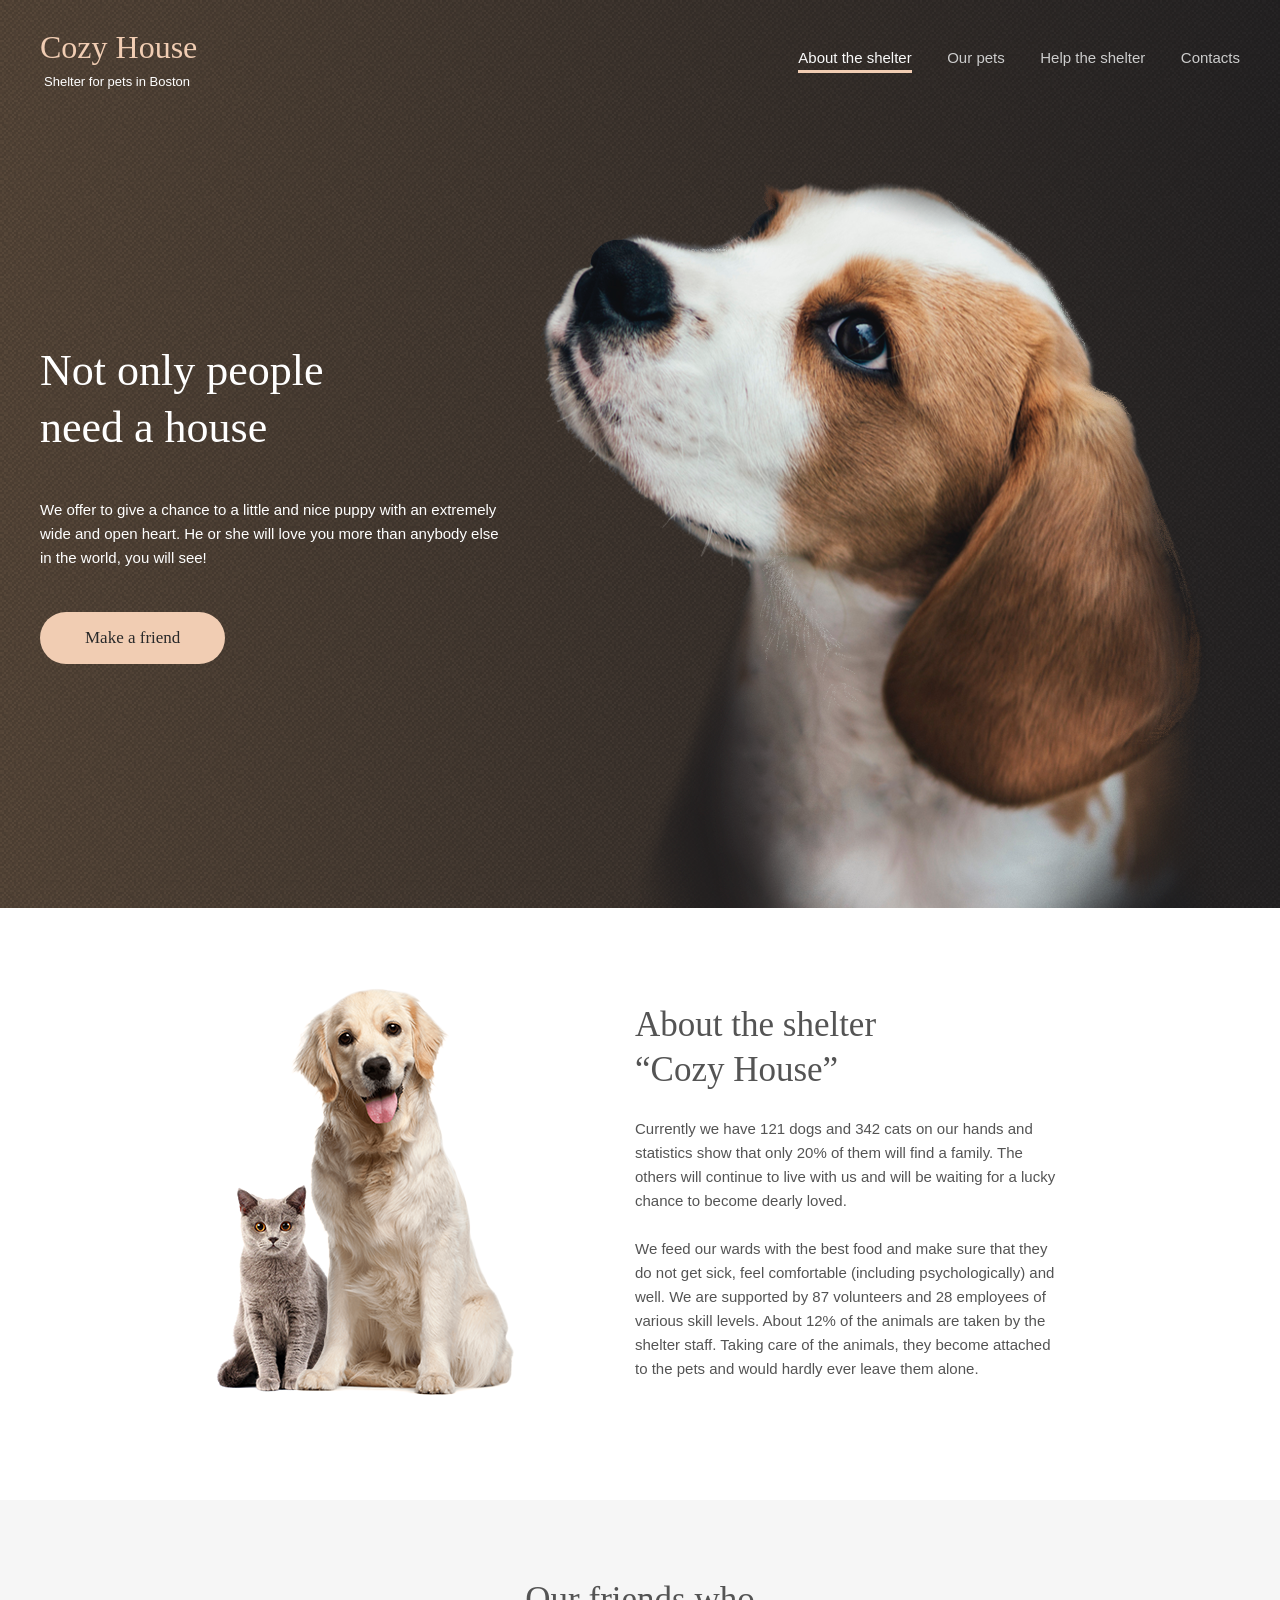
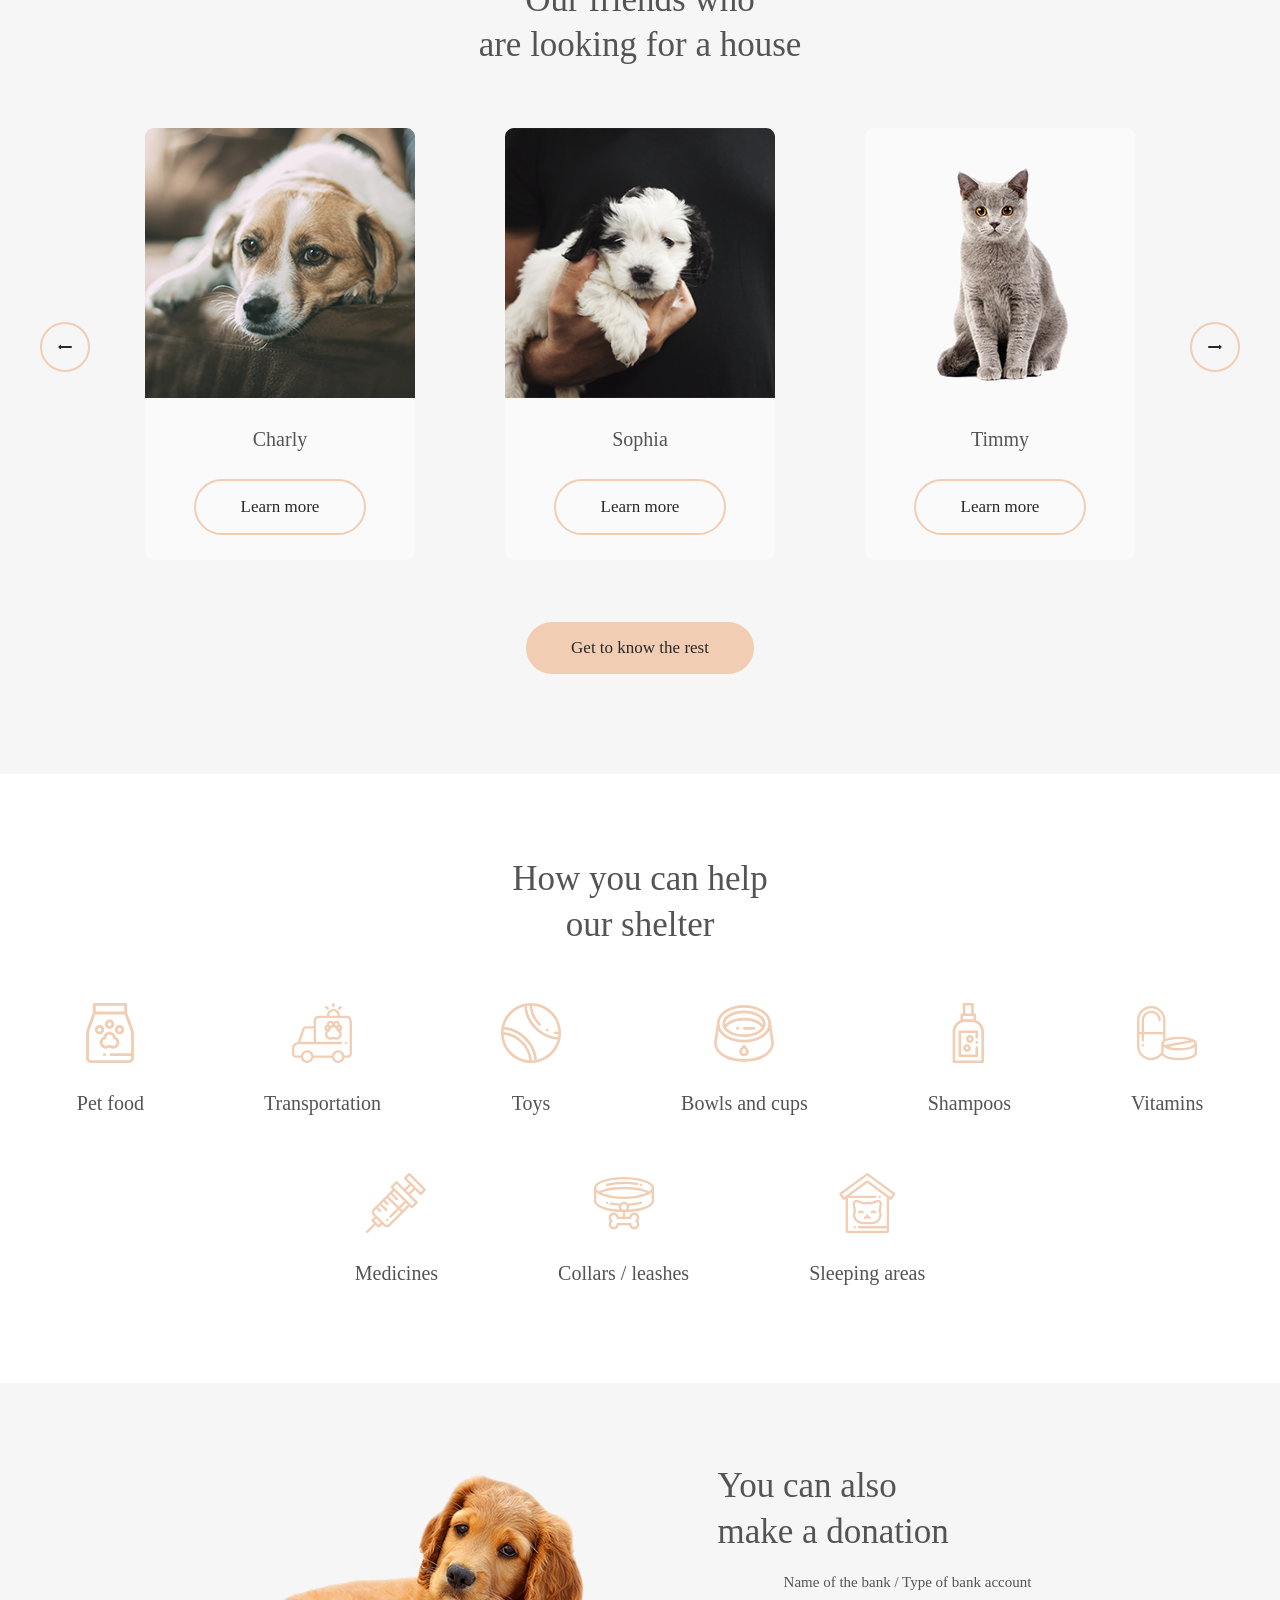
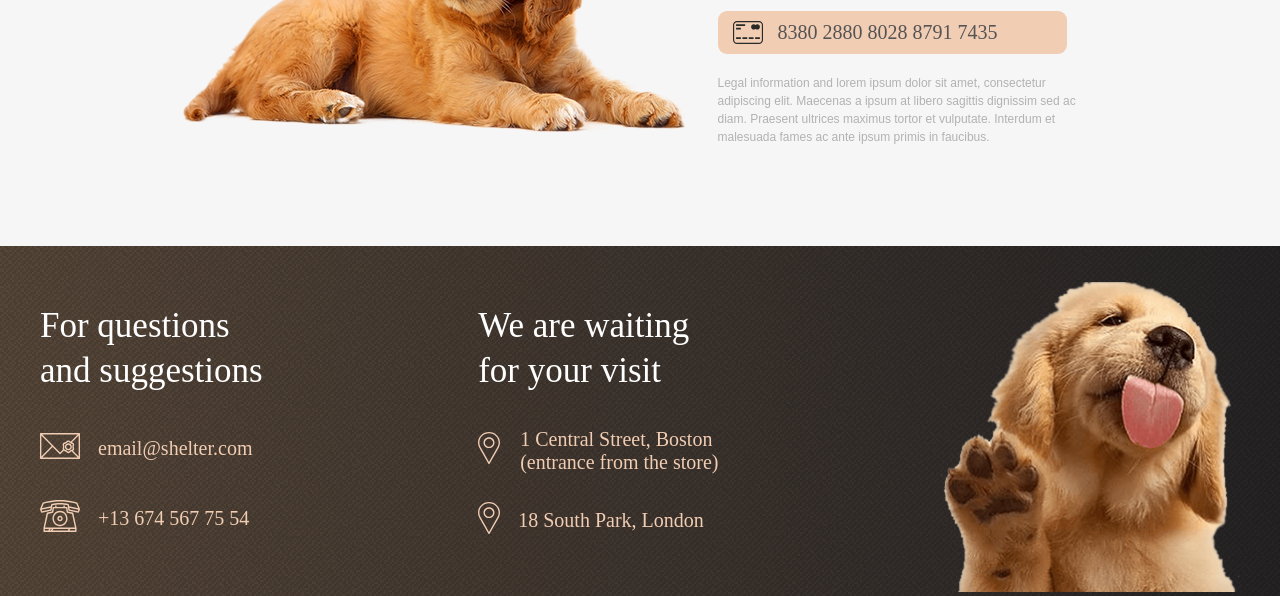
<file: shelter/index.html>
<!doctype html>
<html lang="en">
  <head>
    <meta charset="UTF-8">
    <meta name="viewport" content="width=device-width, initial-scale=1.0">
    <link href="https://fonts.cdnfonts.com/css/georgia" rel="stylesheet">
    <link rel="stylesheet" href="style.css">
    <link rel="icon" type="image/png" href="./assets/favicon.ico">
    <title>Shelter</title>
  </head>
  <body >
    <main>
      <div class="into">
        <header class="header">
          <div class="overlay"></div>
          <div class="header_container">
            <div class="logo">
              <h1>Cozy House</h1>
              <p>Shelter for pets in Boston</p>
            </div>
            <div class="menu" id="menu">
              <nav class="nav_menu">
                <ul class="ul_menu">
                  <li class="first"><a href="#">About the shelter</a></li>
                  <li><a href="pets.html">Our pets</a></li>
                  <li><a href="#help">Help the shelter</a></li>
                  <li><a href="#footer">Contacts</a></li>
                </ul>
              </nav>
            </div>
            <button class="burger_menu" id="burger">
              <span class="burger_menu_span"></span>
              <span class="burger_menu_span"></span>
              <span class="burger_menu_span"></span>
            </button>
          </div>
        </header>
        <section class="not_only">
          <div class="start_screen_container">
            <div class="start_screen_text">
              <h2 class="start_screen_title">
                Not only people<br>
                need a house
              </h2>
              <p class="start_text">
                We offer to give a chance to a little and nice puppy with an
                extremely wide and open heart. He or she will love you more than
                anybody else in the world, you will see!
              </p>
              <a href="pets.html#pets" class="start_screen_button">Make a friend</a>
            </div>
            <div class="start_screen_images">
              <img src="assets/start-screen-puppy.svg" alt="screen-puppy">
            </div>
          </div>
        </section>
      </div>
      <section class="about">
        <div class="about_container">
          <div class="about_images">
            <img src="assets/about-pets.png" alt="about-pets">
          </div>
          <div class="about-content">
            <h3 class="about-title">
              About the shelter <br>
              “Cozy House”
            </h3>
            <p class="about-text">
              Currently we have 121 dogs and 342 cats on our hands and
              statistics show that only 20% of them will find a family. The
              others will continue to live with us and will be waiting for a
              lucky chance to become dearly loved.
            </p>
            <p class="about-text">
              We feed our wards with the best food and make sure that they do
              not get sick, feel comfortable (including psychologically) and
              well. We are supported by 87 volunteers and 28 employees of
              various skill levels. About 12% of the animals are taken by the
              shelter staff. Taking care of the animals, they become attached to
              the pets and would hardly ever leave them alone.
            </p>
          </div>
        </div>
      </section>
      <section class="pets">
        <div class="pets_container">
          <h3 class="pets_title">
            Our friends who <br>are looking for a house
          </h3>
          <div class="slider_arrow">
            <div class="btn-left arrow">
              <img class="arrow-left" src="assets/arrow-left.svg" alt="arrow-left">
            </div>
            <div class="slider-container">
            <div class="card_container">
              <div class="card">
                <div class="card_img">
                  <img src="assets/pets-katrine.png" alt="katrine">
                </div>
                <h4 class="pets_name">Katrine</h4>
                <div class="slider_button">Learn more</div>
              </div>
              <div class="card">
                <div class="card_img">
                  <img src="assets/pets-katrine.png" alt="katrine">
                </div>
                <h4 class="pets_name">Katrine</h4>
                <div class="slider_button">Learn more</div>
              </div>
              <div class="card">
                <div class="card_img">
                  <img src="assets/pets-katrine.png" alt="katrine">
                </div>
                <h4 class="pets_name">Katrine</h4>
                <div class="slider_button">Learn more</div>
              </div>
              <div class="card">
                <div class="card_img">
                  <img src="assets/pets-katrine.png" alt="katrine">
                </div>
                <h4 class="pets_name">Katrine</h4>
                <div class="slider_button">Learn more</div>
              </div>
              <div class="card second_card ">
                <div class="card_img">
                  <img src="assets/pets-jennifer.png" alt="jennifer">
                </div>
                <h4>Jennifer</h4>
                <div class="slider_button">Learn more</div>
              </div>
              <div class="card third_card">
                <div class="card_img">
                  <img src="assets/pets-woody.png" alt="woody">
                </div>
                <h4>Woody</h4>
                <div class="slider_button">Learn more</div>
              </div>
              <div class="card">
                <div class="card_img">
                  <img src="assets/pets-katrine.png" alt="katrine">
                </div>
                <h4 class="pets_name">Katrine</h4>
                <div class="slider_button">Learn more</div>
              </div>
              <div class="card">
                <div class="card_img">
                  <img src="assets/pets-katrine.png" alt="katrine">
                </div>
                <h4 class="pets_name">Katrine</h4>
                <div class="slider_button">Learn more</div>
              </div>
              <div class="card">
                <div class="card_img">
                  <img src="assets/pets-katrine.png" alt="katrine">
                </div>
                <h4 class="pets_name">Katrine</h4>
                <div class="slider_button">Learn more</div>
              </div>
            </div>
            </div>
            <div class="btn-right arrow">
              <img class="arrow-right" src="assets/arrow-right.png" alt="arrow-left">
            </div>
          </div>
          <div class="button_pets">
          <a class="button_primary"  href="pets.html#pets">Get to know the rest</a>
          </div>
        </div>
      </section>
      <section id="help" class="help">
        <div class="help_container">
          <h3 class="help_title">
            How you can help<br>
            our shelter
          </h3>
          <div class="help_list">
            <div class="help_list_item">
              <img src="assets/icon-pet-food.svg" alt="pet-food">
              <h4>Pet food</h4>
            </div>
            <div class="help_list_item">
              <img src="assets/icon-transportation.svg" alt="Transportation">
              <h4>Transportation</h4>
            </div>
            <div class="help_list_item">
              <img src="assets/icon-toys.svg" alt="Toys">
              <h4>Toys</h4>
            </div>
            <div class="help_list_item">
              <img src="assets/icon-bowls-and-cups.svg" alt="Bowls_and_cups">
              <h4>Bowls and cups</h4>
            </div>
            <div class="help_list_item">
              <img src="assets/icon-shampoos.svg" alt="Shampoos">
              <h4>Shampoos</h4>
            </div>
            <div class="help_list_item">
              <img src="assets/icon-vitamins.svg" alt="Vitamins">
              <h4>Vitamins</h4>
            </div>
            <div class="help_list_item">
              <img src="assets/icon-medicines.svg" alt="Medicines">
              <h4>Medicines</h4>
            </div>
            <div class="help_list_item">
              <img
                src="assets/icon-collars-leashes.svg" alt="Collars_leashes">
              <h4>Collars / leashes</h4>
            </div>
            <div class="help_list_item">
              <img src="assets/icon-sleeping-area.svg" alt="Sleeping_areas">
              <h4>Sleeping areas</h4>
            </div>
          </div>
        </div>
      </section>
      <section class="in_addition">
        <div class="donation_container">
          <div class="donation_image">
            <img src="assets/donation-dog.png" alt="donation-dog">
          </div>
          <div class="donation_content">
            <h3 class="donation_title">
              You can also<br>
              make a donation
            </h3>
            <h4>Name of the bank / Type of bank account</h4>
            <div class="credit_card_content">
              <img src="assets/credit-card.svg" alt="credit-card">
              <div class="credit_card_number">8380 2880 8028 8791 7435</div>
            </div>
            <p class="donation_text">
              Legal information and lorem ipsum dolor sit amet, consectetur
              adipiscing elit. Maecenas a ipsum at libero sagittis dignissim sed
              ac diam. Praesent ultrices maximus tortor et vulputate. Interdum
              et malesuada fames ac ante ipsum primis in faucibus.
            </p>
          </div>
        </div>
      </section>
      <div class="into">
     <footer id="footer" class="footer">
        <div class="footer_container">
          <div class="footer_content">
            <div class="footer_contacts">
              <h3 class="footer_contacts_title">
                For questions <br class="desktop-only">and suggestions
              </h3>
              <div class="footer_contacts_email">

                <a  href="mailto:email@shelter.com"><img src="assets/icon-email.svg" alt="email"></a>
                <a class="footer_h5"  href="mailto:email@shelter.com">email@shelter.com</a>
              </div>
              <div class="footer_contacts_tell">
                <a  href="tel:+136745677554"><img src="assets/icon-phone.svg" alt="phone"></a>
                <a  href="tel:+136745677554" class="footer_h5 tell">+13 674 567 75 54</a>
              </div>
            </div>
            <div class="footer_locations">
              <h3 class="footer_locations_title">
                We are waiting<br class="desktop-only">
                for<br class="mobile-only"> your visit
              </h3>
              <div class="footer_locations_place second">
                <a href="https://maps.app.goo.gl/DbrBWpfn3ZMRmpNb6"><img  src="assets/icon-marker.svg" alt="marker"></a>
                <a class="footer_central" href="https://maps.app.goo.gl/DbrBWpfn3ZMRmpNb6">1 Central Street, Boston <br>(entrance from the store)</a>
              </div>
              <div class="footer_locations_place second_two ">
                <a href="https://maps.app.goo.gl/Y8TNkfjM19VFKskY9"><img src="assets/icon-marker.svg" alt="marker"></a>
                <a class="footer_h5" href="https://maps.app.goo.gl/Y8TNkfjM19VFKskY9">18 South Park, London </a>
              </div>
            </div>
            <div class="footer_puppy">
              <img src="assets/footer-puppy.png" alt="footer-puppy">
            </div>
          </div>
        </div>
      </footer>
      </div>
    </main>
    <script defer src="index.js" ></script>
    <script type="module" defer src="slider.js" ></script>
  </body>
</html>
</file>
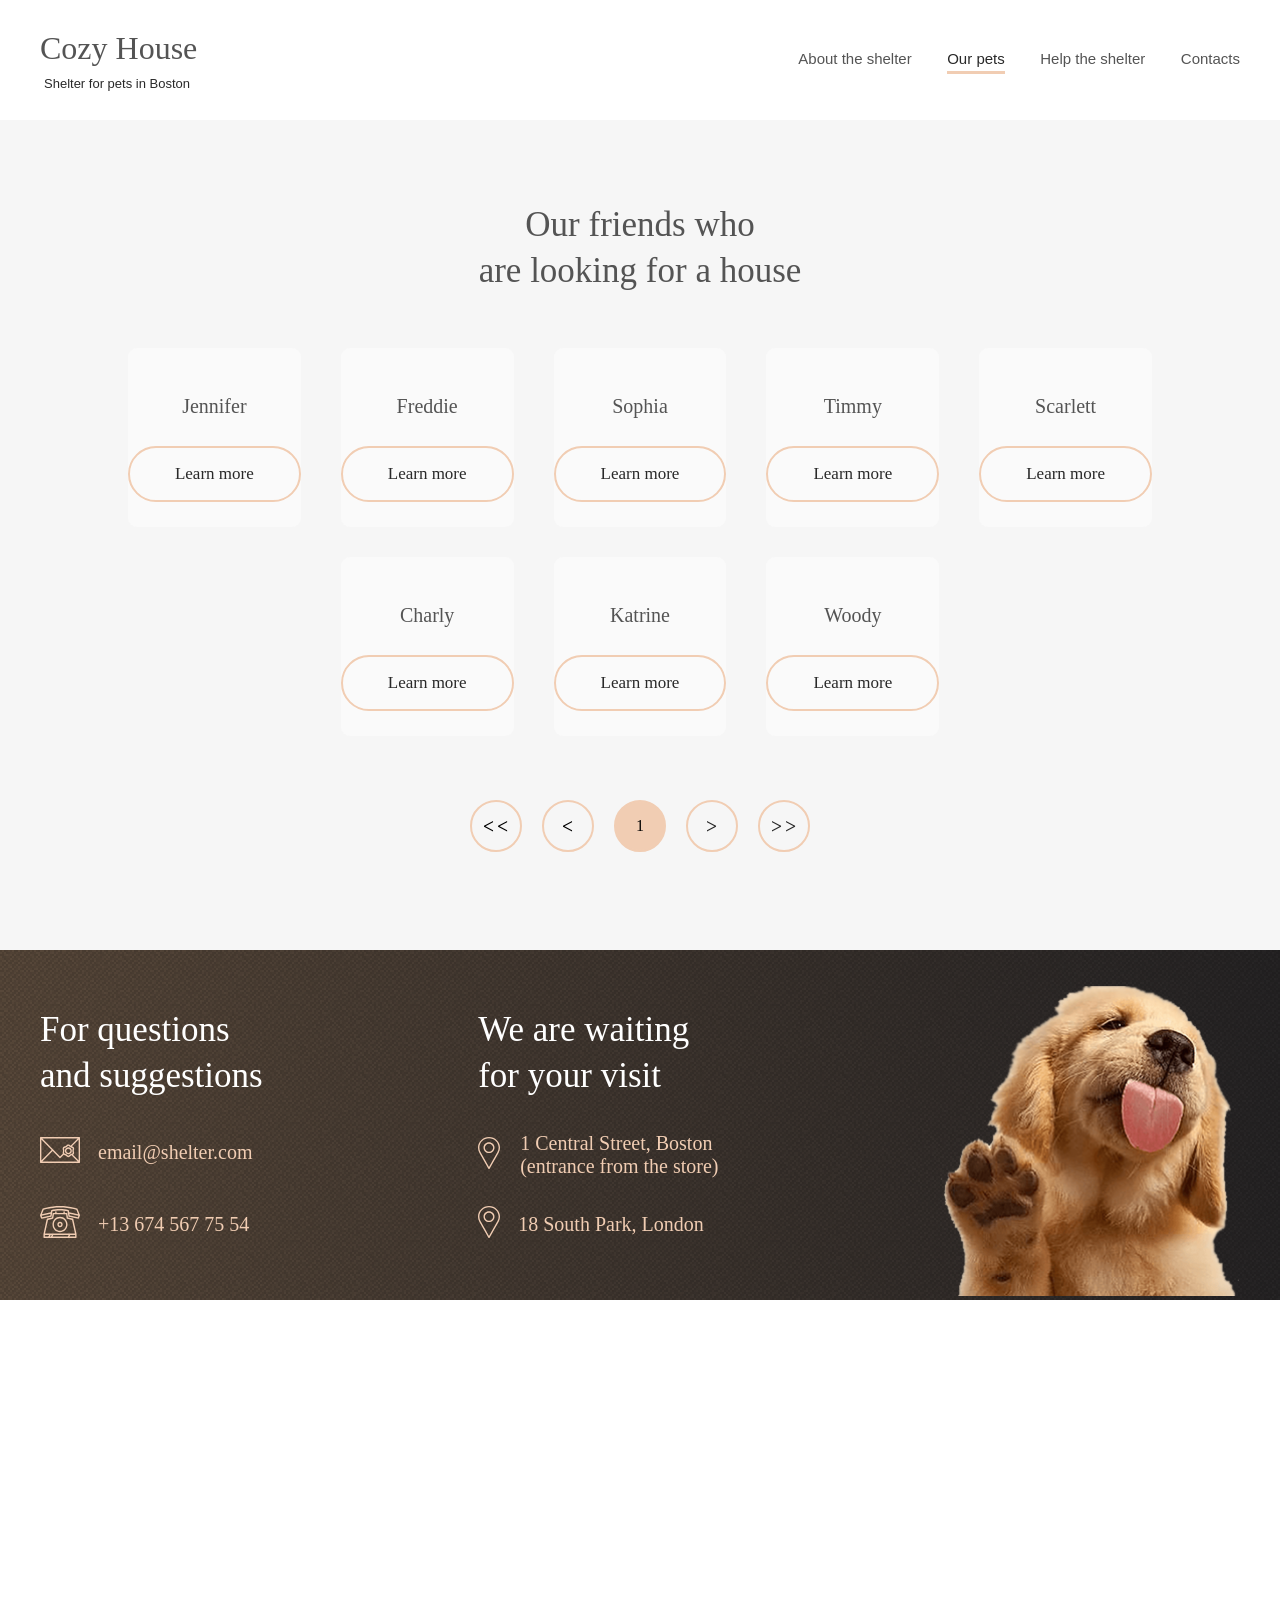
<file: shelter/pets.html>
<!doctype html>
<html lang="en">
  <head>
    <meta charset="UTF-8" />
    <meta name="viewport" content="width=device-width, initial-scale=1.0" />
    <link rel="stylesheet" href="pets.css" />
    <link rel="icon" type="image/ico" href="assets/favicon1.ico" />
    <title>Our pets</title>
  </head>
  <body>
    <header class="">
      <div class="overlay"></div>
      <div class="header_container header">
        <div class="logo">
          <h1><a href="index.html">Cozy House</a></h1>
          <p>Shelter for pets in Boston</p>
        </div>
        <div class="menu">
          <nav class="nav_menu">
            <ul class="ul_menu">
              <li><a href="index.html">About the shelter</a></li>
              <li class="first"><a href="#">Our pets</a></li>
              <li><a href="index.html#help">Help the shelter</a></li>
              <li><a href="#footer">Contacts</a></li>
            </ul>
          </nav>
        </div>
        <div class="burger_menu" id="burger">
          <span class="burger_menu_span"></span>
          <span class="burger_menu_span"></span>
          <span class="burger_menu_span"></span>
        </div>
      </div>
    </header>
    <section id="pets" class="our_friends">
      <div class="pets_container">
        <h2 class="pets_title">
          Our friends who<br />
          are looking for a house
        </h2>
        <div class="card_container">
          <div class="card">
            <div class="card_img">
              <img src="assets/pets-katrine.png" alt="katrine" />
            </div>
            <h3>Katrine</h3>
            <div class="slider_button">Learn more</div>
          </div>
          <div class="card">
            <div class="card_img">
              <img src="assets/pets-jennifer.png" alt="jennifer" />
            </div>
            <h3>Jennifer</h3>
            <div class="slider_button">Learn more</div>
          </div>
          <div class="card">
            <div class="card_img">
              <img src="assets/pets-woody.png" alt="woody" />
            </div>
            <h3>Woody</h3>
            <div class="slider_button">Learn more</div>
          </div>
          <div class="card third_card">
            <div class="card_img">
              <img src="assets/pets-sophia.png" alt="sophia" />
            </div>
            <h3>Sophia</h3>
            <div class="slider_button">Learn more</div>
          </div>
          <div class="card third_card">
            <div class="card_img">
              <img src="assets/pets-timmy.png" alt="timmy" />
            </div>
            <h3>Timmy</h3>
            <div class="slider_button">Learn more</div>
          </div>
          <div class="card third_card">
            <div class="card_img">
              <img src="assets/pets-charly.png" alt="charly" />
            </div>
            <h3>Charly</h3>
            <div class="slider_button">Learn more</div>
          </div>
          <div class="card second_card">
            <div class="card_img">
              <img src="assets/pets-scarlet.png" alt="scarlet" />
            </div>
            <h3>Scarlett</h3>
            <div class="slider_button">Learn more</div>
          </div>
          <div class="card second_card">
            <div class="card_img">
              <img src="assets/pets-freddie.png" alt="freddie" />
            </div>
            <h3>Freddie</h3>
            <div class="slider_button">Learn more</div>
          </div>
        </div>
        <div class="navigation">
          <div class="button_paginator_inactive_two">
            <svg
              width="24"
              height="11"
              viewBox="0 0 24 11"
              fill="none"
              xmlns="http://www.w3.org/2000/svg"
            >
              <path
                d="M9.0333 10.498L9.72748e-05 5.80078V4.69727L9.0333 0V1.33789L1.52353 5.24414L9.0333 9.16016V10.498ZM23.1044 10.498L14.0712 5.80078V4.69727L23.1044 0V1.33789L15.5946 5.24414L23.1044 9.16016V10.498Z"
                fill="#000000"
              />
            </svg>
          </div>
          <div class="button_paginator_inactive">
            <svg
              width="10"
              height="11"
              viewBox="0 0 10 11"
              fill="#ffffff"
              xmlns="http://www.w3.org/2000/svg"
            >
              <path
                d="M9.0332 10.498L0 5.80078V4.69727L9.0332 0V1.33789L1.52344 5.24414L9.0332 9.16016V10.498Z"
                fill="#000000"
              />
            </svg>
          </div>
          <div class="button_paginator_active">1</div>
          <div class="button_paginator_next">
            <img src="assets/right_arrow.svg" alt="right_arrow" />
          </div>
          <div class="button_paginator_all">
            <img src="assets/double_arrow.svg" alt="double_arrow" />
          </div>
        </div>
      </div>
    </section>
    <div class="into">
      <footer id="footer" class="footer">
        <div class="footer_container">
          <div class="footer_content">
            <div class="footer_contacts">
              <h3 class="footer_contacts_title">
                For questions <br class="desktop-only" />and suggestions
              </h3>
              <div class="footer_contacts_email">
                <a href="mailto:email@shelter.com"
                  ><img src="assets/icon-email.svg" alt="email"
                /></a>
                <a class="footer_h5" href="mailto:email@shelter.com"
                  >email@shelter.com</a
                >
              </div>
              <div class="footer_contacts_tell">
                <a href="tel:+136745677554"
                  ><img src="assets/icon-phone.svg" alt="phone"
                /></a>
                <a href="tel:+136745677554" class="footer_h5 tell"
                  >+13 674 567 75 54</a
                >
              </div>
            </div>
            <div class="footer_locations">
              <h3 class="footer_locations_title">
                We are waiting<br class="desktop-only" />
                for<br class="mobile-only" />
                your visit
              </h3>
              <div class="footer_locations_place second">
                <a href="https://maps.app.goo.gl/DbrBWpfn3ZMRmpNb6"
                  ><img src="assets/icon-marker.svg" alt="marker"
                /></a>
                <a
                  class="footer_central"
                  href="https://maps.app.goo.gl/DbrBWpfn3ZMRmpNb6"
                  >1 Central Street, Boston <br />(entrance from the store)</a
                >
              </div>
              <div class="footer_locations_place second_two">
                <a href="https://maps.app.goo.gl/Y8TNkfjM19VFKskY9"
                  ><img src="assets/icon-marker.svg" alt="marker"
                /></a>
                <a
                  class="footer_h5"
                  href="https://maps.app.goo.gl/Y8TNkfjM19VFKskY9"
                  >18 South Park, London
                </a>
              </div>
            </div>
            <div class="footer_puppy">
              <img src="assets/footer-puppy.png" alt="footer-puppy" />
            </div>
          </div>
        </div>
      </footer>
    </div>
    <script defer src="pets.js"></script>
    <script type="module" defer src="pagination.js"></script>
  </body>
</html>
</file>
<file: shelter/style.css>
* {
  margin: 0;
  padding: 0;
  box-sizing: border-box;
  border: none;
}
html {
  scroll-behavior: smooth;
}
 body.open {
    overflow: hidden;
    
  }
.into {
  background:
    url(assets/noise_transparent@2x.png),
    linear-gradient(to right, #58483a, #262425);
}

.header_container {
  display: flex;
  justify-content: space-between;
  max-width: 1200px;
  margin: 0px auto;
  padding: 30px 0 91.7px 0;
  color: #f1cdb3;
}
.overlay {
  display: none;
}



.ul_menu {
  display: flex;
  gap: 35.5px;
  align-content: center;
}

.menu {
  align-content: center;
}
.burger_menu {
  display: none;
}

.first a {
  border-bottom: 3px solid #f1cdb3;
  cursor: default;
  color: #fafafa;
}

.ul_menu li {
  display: flex;
  text-decoration: none;
}

a {
  color: #cdcdcd;
  text-decoration: none;
  font-family: Arial, Helvetica, sans-serif;
  font-weight: 400;
  font-size: 15px;
  letter-spacing: 0px;
  line-height: 160%;
  transition: all 0.8s ease;
}
a:hover {
  color: #fafafa;
}
.footer_contacts_email {
  a:hover {
    color: #f1cdb3;
  }
}
.footer_contacts_tell {
  a:hover {
    color: #f1cdb3;
  }
}

.footer_locations {
  a:hover {
    color: #f1cdb3;
  }
}

.logo h1 {
  font-family: Georgia, "Times New Roman", Times, serif;
  font-weight: 400;
  font-size: 32px;
  letter-spacing: 6%;
  line-height: 110%;
  padding-bottom: 10px;
  transition: all 0.8s ease;
}
.logo h1:hover {
  color: #f6f6f6;
}

.logo {
  cursor: pointer;
}

.logo p {
  font-family: Arial, Helvetica, sans-serif;
  font-weight: 400;
  font-size: 13px;
  color: #ffffff;
  letter-spacing: 10%;
  line-height: 100%;
  padding-left: 4px;
  transition: all 0.8s ease;
}
.logo p:hover {
  color: #f6f6f6;
}

.start_screen_container {
  display: flex;
  align-items: center;
  max-width: 1200px;
  margin: 0px auto;
}

.start_screen_images {
  max-height: 728px;
  padding-left: 40px;
}

.start_screen_title {
  font-family: Georgia, "Times New Roman", Times, serif;
  font-weight: 400;
  font-size: 44px;
  color: #ffffff;
  letter-spacing: 0%;
  line-height: 130%;
  padding-bottom: 42px;
}

.start_screen_text {
  display: flex;
  flex-direction: column;
  align-items: start;
  font-family: Arial, Helvetica, sans-serif;
  font-weight: 400;
  font-size: 15px;
  color: #ffffff;
  letter-spacing: 0%;
  line-height: 160%;
  padding-bottom: 42px;
  max-width: 460px;
}

.start_screen_button {
  padding: 15px 45px;
  cursor: pointer;
  transition: all 0.8s ease;
  border-radius: 100px;
  margin-bottom: 40px;
  margin-top: 20px;
  background-color: #f1cdb3;
}
.start_screen_button {
  color: #292929;
  font-family: Georgia, "Times New Roman", Times, serif;
  font-weight: 400;
  font-size: 17px;
  letter-spacing: 6%;
  line-height: 130%;
}
.start_screen_button:hover {
  background-color: #fddcc4;
  color: #292929;
}

.start_text {
  padding-bottom: 22px;
}

.about_container {
  max-width: 1200px;
  margin: 0 auto;
  display: flex;
  justify-content: center;
  gap: 120px;
  padding-top: 80px;
  padding-bottom: 100px;
}

.about-title {
  padding-top: 14px;
}

h3 {
  font-family: Georgia, "Times New Roman", Times, serif;
  font-weight: 400;
  letter-spacing: 6%;
  font-size: 35px;
  line-height: 130%;
  color: #545454;
}

.about-text {
  font-family: Arial, Helvetica, sans-serif;
  font-weight: 400;
  letter-spacing: 0%;
  font-size: 15px;
  color: #545454;
  line-height: 160%;
}

.about-content {
  display: flex;
  flex-direction: column;
  max-width: 430px;
  gap: 24px;
}

.pets_title {
  padding-top: 77px;
  text-align: center;
  padding-bottom: 60px;
}

.arrow-left {
  padding: 20px 16px;
  border: 2px solid #f1cdb3;
  border-radius: 50px;
  cursor: pointer;
  transition: all 0.8s ease;
}
.arrow-right {
  padding: 20px 16px;
  border: 2px solid #f1cdb3;
  border-radius: 50px;
  cursor: pointer;
  transition: all 0.8s ease;
}
.arrow-left:hover {
  background-color: #fddcc4;
  border: 2px solid #fddcc4;
}
.arrow-right:hover {
  background-color: #fddcc4;
  border: 2px solid #fddcc4;
}
.slider-container {
  overflow: hidden;
}

.card_container {
  display: flex;
  justify-content: center;
  gap: 90px;
  align-items: center;
  
}
.pets {
  background-color: #f6f6f6;
}

.pets_container {
  max-width: 1200px;
  margin: 0 auto;
  background-color: #f6f6f6;
}

.card {
  display: flex;
  flex-direction: column;
  align-items: center;
  padding-bottom: 0px;
  border-radius: 9px;
  transition:
    background-color 2s,
    box-shadow 2s;
  cursor: pointer;
  background-color: #fafafa;
  cursor: pointer;
}

h4 {
  font-family: Georgia, "Times New Roman", Times, serif;
  font-weight: 400;
  letter-spacing: 6%;
  font-size: 20px;
  color: #545454;
  line-height: 100%;
  padding-bottom: 30px;
  text-align: center;
}

.card_img {
  padding-bottom: 27px;
}

.slider_button {
  font-family: Georgia, "Times New Roman", Times, serif;
  font-weight: 400;
  letter-spacing: 6%;
  font-size: 17px;
  color: #292929;
  line-height: 130%;
  padding: 15px 45px;
  border: 2px solid #f1cdb3;
  border-radius: 100px;
  margin-bottom: 25px;
  transition: all 0.8s ease;
  text-align: center;
}
.card:hover {
  box-shadow: 0 2px 35px 14px rgba(13, 13, 13, 0.1);
  transition: all 0.8s ease;
  .slider_button {
    background-color: #fddcc4;
    border: 2px solid #fddcc4;
  }
}
.card:active {
  .slider_button {
    background-color: #fafafa;
    border: 2px solid #fddcc4;
    transform: translateY(2px);
    transition: all 0.8s ease;
  }
}
.button_pets {
  display: flex;
}

.button_primary {
  padding: 15px 45px;
  transition: all 0.8s ease;
  border-radius: 100px;
  text-align: center;
  margin: 62px auto 100px;

  cursor: pointer;

  background-color: #f1cdb3;
}
.button_primary {
  color: #292929;
  font-family: Georgia, "Times New Roman", Times, serif;
  font-weight: 400;
  letter-spacing: 6%;
  font-size: 17px;
  line-height: 130%;
}
.button_primary:hover {
  background-color: #fddcc4;
  color: #292929;
}

.slider_arrow {
  display: flex;
  align-items: center;
  justify-content: space-between;
}

.arrow {
  padding-top: 10px;
}

.help_title {
  padding-top: 82px;
  text-align: center;
  padding-bottom: 56px;
}

.help_list {
  display: flex;
  flex-wrap: wrap;
  gap: 30px 120px;
  justify-content: center;
  /* max-height: 281px; */
  margin-bottom: 70px;
}

.help_container {
  max-width: 1200px;
  margin: 0 auto;
}

.help_list_item {
  display: flex;
  flex-direction: column;
  align-items: center;
  gap: 30px;
}

h5 {
  font-family: Georgia, "Times New Roman", Times, serif;
  font-weight: 400;
  letter-spacing: 6%;
  font-size: 20px;
  color: #545454;
  line-height: 115%;
}
.in_addition {
  background-color: #f6f6f6;
}

.donation_container {
  max-width: 1200px;
  margin: 0 auto;
  display: flex;
  justify-content: center;
  padding-top: 80px;
}

.donation_content {
  display: flex;
  flex-direction: column;
  padding-left: 30px;
  padding-bottom: 100px;
}

.credit_card_content {
  display: flex;
  background-color: #f1cdb3;
  padding: 10px 5px 10px 15px;
  margin-bottom: 20px;
  width: 349px;
  border-radius: 9px;
  cursor: pointer;
  transition: all 0.8s ease;
}
.credit_card_content:hover {
  background-color: #fddcc4;
}

.donation_text {
  max-width: 380px;
  font-family: Arial, Helvetica, sans-serif;
  font-weight: 400;
  letter-spacing: 0%;
  font-size: 12px;
  color: #b2b2b2;
  line-height: 18px;
}

.credit_card_number {
  font-family: Georgia, "Times New Roman", Times, serif;
  font-weight: 400;
  letter-spacing: 6%;
  font-size: 20px;
  color: #545454;
  line-height: 115%;
  padding-left: 15px;
}

.donation_content h4 {
  font-family: Georgia, "Times New Roman", Times, serif;
  font-weight: 400;
  letter-spacing: 6%;
  font-size: 15px;
  color: #545454;
  line-height: 110%;
  padding-bottom: 20px;
}

.donation_image {
  padding-top: 10px;
}

.donation_title {
  padding-bottom: 20px;
}

.footer_container {
  margin: 0 auto;
  max-width: 1200px;
  padding-top: 16px;
  padding-bottom: 0px;
}

.footer_content {
  display: flex;
  justify-content: space-between;
  padding-top: 20px;
}
.footer_locations_title {
  color: #ffffff;
}
.footer_contacts_title {
  color: #ffffff;
}
footer h5 {
  color: #f1cdb3;
}
.footer_contacts_email {
  display: flex;
  justify-content: start;
  align-items: center;
}
.footer_contacts_tell {
  display: flex;
  justify-content: start;
  align-items: center;
}

.footer_locations_place {
  display: flex;
  justify-content: start;
  align-items: center;
}
.footer_contacts_title {
  align-items: start;
  padding-bottom: 40px;
}
.footer_locations_title {
  padding-bottom: 33px;
}
.footer_locations_place {
  padding-bottom: 31px;
}
.footer_contacts_email {
  padding-bottom: 40px;
}
.footer_contacts_tell {
  padding-bottom: 40px;
}
.footer_locations {
  padding-right: 6px;
  padding-top: 21px;
}
.footer_h5 {
  padding-left: 20px;
}
.footer_central {
  padding-left: 20px;
}
.footer_contacts {
  padding-top: 21px;
}
h5 {
  font-family: Georgia, "Times New Roman", Times, serif;
  font-weight: 400;
  letter-spacing: 6%;
  font-size: 20px;
  color: #545454;
  line-height: 115%;
}
h3 {
  font-family: Georgia, "Times New Roman", Times, serif;
  font-weight: 400;
  letter-spacing: 6%;
  font-size: 35px;
  line-height: 130%;
  color: #545454;
  text-align: start;
}
.footer_contacts_title {
  text-align: start;
}
.footer_locations_title {
  text-align: start;
}

.first a {
  color: #fafafa;
  cursor: default;
  border-bottom: 3px solid #f1cdb3;
}

.footer_container {
  margin: 0 auto;
  max-width: 1200px;
  padding-top: 16px;
  padding-bottom: 0px;
}

.footer_content {
  display: flex;
  justify-content: space-between;
  padding-top: 20px;
}
.footer_locations_title {
  color: #ffffff;
}
.footer_contacts_title {
  color: #ffffff;
}
footer h5 {
  color: #f1cdb3;
}
.footer_contacts_email {
  display: flex;
  justify-content: start;
  align-items: center;
}
.footer_locations_place a {
  color: #f1cdb3;
  font-family: Georgia, "Times New Roman", Times, serif;
  font-weight: 400;
  letter-spacing: 6%;
  font-size: 20px;
  line-height: 115%;
}
.footer_contacts_email a {
  color: #f1cdb3;
  font-family: Georgia, "Times New Roman", Times, serif;
  font-weight: 400;
  letter-spacing: 6%;
  font-size: 20px;
  line-height: 115%;
}
.footer_contacts_tell a {
  color: #f1cdb3;
  font-family: Georgia, "Times New Roman", Times, serif;
  font-weight: 400;
  letter-spacing: 6%;
  font-size: 20px;
  line-height: 115%;
}

.footer_locations_place {
  display: flex;
  justify-content: start;
  align-items: center;
}

.footer_contacts_title {
  padding-bottom: 36px;
}
.footer_locations_title {
  padding-bottom: 34px;
}
.footer_locations_place {
  padding-bottom: 28px;
}
.footer_contacts_email {
  padding-bottom: 33px;
}
.footer_contacts_tell {
  padding-bottom: 33px;
}
.footer_locations {
  padding-right: 6px;
  padding-top: 21px;
}
.footer_h5 {
  padding-left: 18px;
}
.footer_central {
  padding-left: 20px;
}
.footer_contacts {
  padding-top: 21px;
}

.footer_contacts_email {
  a {
    color: #f1cdb3;
  }
}
.footer_contacts_tell {
  a {
    color: #f1cdb3;
  }
}
.footer_locations {
  a {
    color: #f1cdb3;
  }
}
.mobile-only {
  display: none;
}

@media (max-width: 1150px) {
  .start_screen_container {
    flex-direction: column;
    text-align: start;
    /* max-width: 569px; */
  }
  .header_container {
    max-width: 708px;
    padding: 30px 0 62px 0;
  }
  .start_screen_button {
    margin-left: 125px;
  }
  .start_screen_images img {
    align-content: end;
  }
  .start_screen_text {
    padding-bottom: 56px;
  }
  .about_container {
    flex-direction: column-reverse;
    align-items: center;
    gap: 78px;
  }
  .third_card {
    display: none;
  }
  .donation_container {
    flex-direction: column-reverse;
    align-items: center;
    padding-bottom: 95px;
    padding-top: 80px;
  }
  .card_container {
    gap: 40px;
  }
  .slider_arrow {
    gap: 12px;
    justify-content: center;
  }
  .help_list {
    gap: 55px 60px;
    /* margin-bottom: 100px; */
    /* max-height: 449px;
    max-width: 600px; */
    margin-bottom: 99px;
  }
  .help_list_item {
    width: 170px;
    height: 113px;
    gap: 30px;
  }
  .help_title {
    padding-bottom: 59px;
  }
  .footer_content {
    flex-wrap: wrap;
    justify-content: center;
    gap: 27px 59px;
    padding-top: 15px;
  }
  .start_screen_images {
    display: flex;
    justify-content: end;
    padding-left: 3px;
    align-items: center;
  }
  .start_screen_images img {
    width: 82%;
  }
  .about-title {
    padding-top: 0px;
  }
  .donation_content {
    padding-left: 0px;
    padding-bottom: 50px;
  }
  .footer_contacts {
    padding-top: 0px;
  }
  .footer_locations {
    padding-top: 0px;
  }
  .footer_locations_title {
    padding-bottom: 32px;
  }
  .footer_locations_place {
    padding-bottom: 30px;
  }
  .footer_contacts_email {
    padding-bottom: 35px;
  }
  .footer_contacts_tell {
    padding-bottom: 35px;
  }
  .footer_puppy {
    margin-bottom: 0px;
  }

  .second {
    padding-bottom: 30px;
  }
  .second_two {
    padding-bottom: 30px;
  }
}

@media (max-width: 767px) {
 
  .burger_menu {
    width: 30px;
    height: 22px;
    border: none;
    background-color: #262425;
    display: flex;
    flex-direction: column;
    justify-content: center;
    gap: 8px;
    z-index: 3;
  }
  .menu {
    display: flex;
    position: fixed;
    right: -320px;
    top: 0;
    height: 100vh;
    background-color: #292929;
    padding: 248px 39px 248px 39px;
    transition: transform 0.8s;
  }
  .overlay.open {
  display: block;
  position: absolute;
  top: 0;
  left: 0;
  width: 100vw;
  height: 100vh;
  background-color: rgba(0, 0, 0, 0.5);
  z-index: 0;
  
}
  .ul_menu {
    flex-direction: column;
    gap: 40px;
  }
  .burger_menu_span {
    width: 30px;
    height: 2px;
    background-color: #f1cdb3;
    transition: transform 0.8s;
  }
  a {
    font-size: 32px;
    text-align: center;
  }
  .ul_menu li {
    display: flex;
    justify-content: center;
  }
  
  .open.menu {
    transform: translateX(-100%);
  }
  .open.burger_menu {
   height: 50px;
    background-color: #292929;
  }

  .open .burger_menu_span:nth-child(1) {
    transform: translateX(10px) translateY(13px) rotate(90deg);
    height: 2px;
  }
  .open .burger_menu_span:nth-child(2) {
    transform: translateY(3px) rotate(90deg);
    height: 2px;
  }
  .open .burger_menu_span:nth-child(3) {
    transform: translateX(-10px) translateY(-7px) rotate(90deg);
    height: 2px;
  }
}
@media (max-width: 695px) {
  .second_card {
    display: none;
  }
  .header_container {
    max-width: 88%;
  }
  .start_screen_text {
    align-items: center;
    padding-bottom: 105px;
  }
  .help_list {
    max-height: 745px;
    max-width: 90%;
    gap: 29px 28px;
    margin: 0 auto;
    justify-content: start;
  }
  .donation_image img {
    width: 90%;
  }
  .slider_arrow {
    gap: 0px;
  }
  .start_screen_title {
    font-size: 25px;
    color: #ffffff;
    letter-spacing: 6%;
    line-height: 130%;
    padding-bottom: 42px;
    text-align: center;
  }
  .start_text {
    margin: 0 10px;
    text-align: center;
    padding-bottom: 41px;
  }
  .start_screen_images {
    padding-left: 0px;
  }
  .start_screen_images img {
    width: 81.5%;
    align-content: center;
  }
  .start_screen_container {
    flex-direction: column;
  }
  .about_container {
    padding-top: 43px;
    margin: 0 25px;
    text-align: center;
    gap: 40px;
    padding-bottom: 38px;
  }
  .about-title {
    text-align: center;
  }
  .about-text {
    text-align: justify;
  }
  .about-content {
    gap: 22px;
  }
  .about_images img {
    width: 96.8%;
  }
  .pets_title {
    padding-top: 42px;

    padding-bottom: 41px;
  }
  .card_img {
    padding-bottom: 21px;
  }

  .slider_arrow {
    flex-wrap: wrap;
    gap: 13px 83px;
  }
  .button_primary {
    margin: 40px auto 45px;
  }
  .card_container {
    width: 100%;
    order: -1;
  }
  .start_screen_button {
    margin: 0 auto;
  }
  h4 {
    letter-spacing: 6%;
    font-size: 15px;

    line-height: 110%;
    padding-bottom: 30px;
  }
  .help_list_item {
    width: 130px;
    height: 87px;
    gap: 20px;
    justify-content: center;
  }
  .help_container {
    padding-bottom: 29px;
    margin-bottom: 0px;
  }
  .help_list_item img {
    width: 50px;
    height: 50px;
  }
  .help_title {
    padding-top: 38px;
    padding-bottom: 59px;
  }
  .donation_title {
    padding-bottom: 18px;
    text-align: center;
  }
  .donation_container {
    padding-bottom: 43px;
    padding-top: 41px;
  }
  .donation_content {
    padding-left: 0px;
    padding-bottom: 30px;
  }
  .donation_content h4 {
    letter-spacing: 0%;
    font-size: 15px;
    color: #545454;
    line-height: 160%;
    padding-bottom: 20px;
    text-align: center;
  }
  .pets_name {
    font-size: 20px;
    color: #545454;
    line-height: 160%;
    padding-bottom: 25px;
    text-align: center;
  }
  .donation_text {
    text-align: justify;
    max-width: 280px;
  }

  h3 {
    font-weight: 400;
    letter-spacing: 6%;
    font-size: 25px;
    line-height: 130%;
    color: #545454;
  }
  .credit_card_number {
    font-weight: 400;
    letter-spacing: 6%;
    font-size: 15px;
    color: #545454;
    line-height: 110%;
  }

  .credit_card_content {
    justify-content: center;
    max-width: 281px;
    padding: 13px 5px 8px 0px;
  }
  .donation_image {
    display: flex;
    justify-content: center;
  }
  .donation_image img {
    width: 82%;
  }
  .footer_contacts_title {
    text-align: center;
  }
  .footer_locations_title {
    text-align: center;
  }
  .desktop-only {
    display: none;
  }
  .mobile-only {
    display: inline;
  }
  .footer_contacts {
    margin: 0 34px;
  }
  .tell {
    padding-left: 27px;
    padding-bottom: 5px;
  }
  .footer_contacts_tell {
    padding-bottom: 7px;
  }
  .footer_locations_title {
    padding-bottom: 40px;
  }

  .second {
    padding-bottom: 37px;
  }
  .second_two {
    padding-bottom: 11px;
  }
  .footer_puppy img {
    width: 88%;
    padding-left: 25px;
  }
  .footer_contacts_email {
    padding-bottom: 38px;
  }
  .footer_locations {
    padding-top: 0px;
    padding-right: 0px;
  }
}

@keyframes moveLeft {
  from {
      left: -108%;
  }

  to {
      left: -216%;
  }
}

@keyframes moveRight {
  from {
      left: -108%;
      transition: all 0.8s ease-out;
  }

  to {
      left: 0;
      transition: all 0.8s ease-out;
  }
  
}

.move-to-left {
  animation-name: moveLeft;
  animation-duration: 1s;
  transition: transform 0.5s ease-in-out;
}

.move-to-right {
  animation-name: moveRight;
  animation-duration: 1s;
  transition: transform 0.5s ease-in-out;
}
</file>
<file: shelter/pets.css>
* {
  margin: 0;
  padding: 0;
  box-sizing: border-box;
  border: none;
}
html {
  scroll-behavior: smooth;
}
 body.open {
    overflow: hidden;
    
  }
.header_container {
  display: flex;
  justify-content: space-between;
  max-width: 1200px;
  margin: 0px auto;
  padding: 30px 0 10px 0;
  color: #545454;
}

.ul_menu {
  display: flex;
  gap: 35.5px;
  align-content: center;
}

.menu {
  align-content: center;
}
.burger_menu {
  display: none;
}

.first {
  border-bottom: 3px solid #f1cdb3;
}

.ul_menu li {
  display: flex;
  text-decoration: none;
}

a {
  color: #545454;
  text-decoration: none;
  font-family: Arial, Helvetica, sans-serif;
  font-weight: 400;
  font-size: 15px;
  letter-spacing: 0px;
  line-height: 160%;
  transition: all 0.8s ease;
}

.logo h1 > a {
  font-family: Georgia, "Times New Roman", Times, serif;
  font-weight: 400;
  font-size: 32px;
  letter-spacing: 6%;
  line-height: 110%;
  transition: all 0.8s ease;
}
.logo h1 {
  padding-bottom: 10px;
  color: #545454;
}

.logo p {
  font-family: Arial, Helvetica, sans-serif;
  font-weight: 400;
  font-size: 13px;
  color: #292929;
  letter-spacing: 10%;
  line-height: 100%;
  padding-left: 4px;
  cursor: pointer;
}
.logo h1 > a:hover {
  color: #292929;
}
.logo p:hover {
  color: #292929;
}
li a:hover {
  color: #292929;
}
h2 {
  font-family: Georgia, "Times New Roman", Times, serif;
  font-weight: 400;
  letter-spacing: 6%;
  font-size: 35px;
  line-height: 130%;
  color: #545454;
  text-align: center;
}
.pets {
  background-color: #f6f6f6;
}
.pets_container {
  margin: 0 auto;
  max-width: 1200px;
  margin-top: 20px;
}
.our_friends {
  background-color: #f6f6f6;
}
.card_container {
  display: flex;
  justify-content: center;
  gap: 30px 40px;
  align-items: center;
  flex-wrap: wrap;
}
.card {
  display: flex;
  flex-direction: column;
  align-items: center;
  padding-bottom: 0px;
  background-color: #fafafa;
  cursor: pointer;
  border-radius: 9px;
  transition:
    background-color 2s,
    box-shadow 2s;
}
.card_img {
  padding-bottom: 30px;
}
.card h3 {
  font-family: Georgia, "Times New Roman", Times, serif;
  font-weight: 400;
  letter-spacing: 6%;
  font-size: 20px;
  color: #545454;
  line-height: 100%;
  padding-bottom: 30px;
}
.slider_button {
  font-family: Georgia, "Times New Roman", Times, serif;
  font-weight: 400;
  letter-spacing: 6%;
  font-size: 17px;
  color: #292929;
  line-height: 130%;
  padding: 15px 45px;
  border: 2px solid #f1cdb3;
  border-radius: 100px;
  margin-bottom: 25px;
  transition: all 0.8s ease;
}

.card:hover {
  box-shadow: 0 2px 35px 14px rgba(13, 13, 13, 0.1);
  transition: all 0.3s ease;
  .slider_button {
    background-color: #fddcc4;
    border: 2px solid #fddcc4;
  }
}
.card:active {
  .slider_button {
    background-color: #fafafa;
    border: 2px solid #fddcc4;
    transform: translateY(2px);
    transition: all 0.1s ease;
  }
}

.pets_title {
  padding-bottom: 55px;
  padding-top: 82px;
}
.navigation {
  display: flex;
  justify-content: center;
  gap: 20px;
  padding-bottom: 98px;
  padding-top: 64px;
}
.button_paginator_inactive {
  display: flex;
  justify-content: center;
  align-items: center;
  width: 52px;
  height: 52px;
  padding: 0;
  border-radius: 50%;
  cursor: pointer;

  border: 2px solid #f1cdb3;
}
.button_paginator_inactive:hover {
  background: #f1cdb3;
}
.button_paginator_inactive_two {
  display: flex;
  justify-content: center;
  align-items: center;
  width: 52px;
  height: 52px;
  padding: 0;
  border-radius: 50%;
  cursor: pointer;

  border: 2px solid #f1cdb3;
}
.button_paginator_inactive_two:hover {
  background: #f1cdb3;
}

.button_paginator_active {
  display: flex;
  justify-content: center;
  align-items: center;
  width: 52px;
  height: 52px;
  padding: 0;
  border-radius: 50%;
  cursor: pointer;
  border: 2px solid #f1cdb3;
  background: #f1cdb3;
  cursor: default;
}
.button_paginator_next {
  display: flex;
  justify-content: center;
  align-items: center;
  width: 52px;
  height: 52px;
  padding: 0;
  border-radius: 50%;
  border: 2px solid #f1cdb3;
  cursor: pointer;
  transition: all 0.8s ease;
}
.button_paginator_all {
  display: flex;
  justify-content: center;
  align-items: center;
  width: 52px;
  height: 52px;
  padding: 0;
  border-radius: 50%;
  border: 2px solid #f1cdb3;
  cursor: pointer;
  transition: all 0.8s ease;
}
.button_paginator_next:hover {
  background: #f1cdb3;
}
.button_paginator_all:hover {
  background: #f1cdb3;
}
.arrow-inactive,
.arrow-inactive:hover{
  border-color: black;
  opacity: 0.4;
  background: #ffffff;
  cursor: default;
}

.into {
  background:
    url(assets/noise_transparent@2x.png),
    linear-gradient(to right, #58483a, #262425);
}
.footer_container {
  margin: 0 auto;
  max-width: 1200px;
  padding-top: 16px;
  padding-bottom: 0px;
}

.footer_content {
  display: flex;
  justify-content: space-between;
  padding-top: 20px;
}
.footer_locations_title {
  color: #ffffff;
}
.footer_contacts_title {
  color: #ffffff;
}
footer h5 {
  color: #f1cdb3;
}
.footer_contacts_email {
  display: flex;
  justify-content: start;
  align-items: center;
}

.footer_locations_place {
  display: flex;
  justify-content: start;
  align-items: center;
}
.footer_contacts_title {
  align-items: start;
  padding-bottom: 40px;
}
.footer_locations_title {
  padding-bottom: 33px;
}
.footer_locations_place {
  padding-bottom: 31px;
}
.footer_contacts_email {
  padding-bottom: 40px;
}
.footer_locations {
  padding-right: 6px;
  padding-top: 21px;
}
.footer_h5 {
  padding-left: 20px;
}
.footer_central {
  padding-left: 20px;
}
.footer_contacts {
  padding-top: 21px;
}
h5 {
  font-family: Georgia, "Times New Roman", Times, serif;
  font-weight: 400;
  letter-spacing: 6%;
  font-size: 20px;
  color: #545454;
  line-height: 115%;
}
h3 {
  font-family: Georgia, "Times New Roman", Times, serif;
  font-weight: 400;
  letter-spacing: 6%;
  font-size: 35px;
  line-height: 130%;
  color: #545454;
  text-align: center;
}
.footer_contacts_title {
  text-align: start;
}
.footer_locations_title {
  text-align: start;
}
.first {
  border-bottom: 3px solid #f1cdb3;
}
.first a {
  color: #292929;
  cursor: default;
}

.footer_container {
  margin: 0 auto;
  max-width: 1200px;
  padding-top: 16px;
  padding-bottom: 0px;
}

.footer_content {
  display: flex;
  justify-content: space-between;
  padding-top: 20px;
}
.footer_locations_title {
  color: #ffffff;
}
.footer_contacts_title {
  color: #ffffff;
}
footer h5 {
  color: #f1cdb3;
}
.footer_contacts_email {
  display: flex;
  justify-content: start;
  align-items: center;
}
.footer_contacts_tell {
  display: flex;
  align-items: center;
  padding-bottom: 35px;
}
.footer_contacts_tell a {
  color: #f1cdb3;
  font-family: Georgia, "Times New Roman", Times, serif;
  font-weight: 400;
  letter-spacing: 6%;
  font-size: 20px;
  line-height: 115%;
}
.footer_locations_place a {
  color: #f1cdb3;
  font-family: Georgia, "Times New Roman", Times, serif;
  font-weight: 400;
  letter-spacing: 6%;
  font-size: 20px;
  line-height: 115%;
}
.footer_contacts_email a {
  color: #f1cdb3;
  font-family: Georgia, "Times New Roman", Times, serif;
  font-weight: 400;
  letter-spacing: 6%;
  font-size: 20px;
  line-height: 115%;
}

.footer_locations_place {
  display: flex;
  justify-content: start;
  align-items: center;
}

.footer_contacts_title {
  padding-bottom: 36px;
}
.footer_locations_title {
  padding-bottom: 34px;
}
.footer_locations_place {
  padding-bottom: 28px;
}
.footer_contacts_email {
  padding-bottom: 35px;
}
.footer_locations {
  padding-right: 6px;
  padding-top: 21px;
}
.footer_h5 {
  padding-left: 18px;
}
.footer_central {
  padding-left: 20px;
}
.footer_contacts {
  padding-top: 21px;
}

.footer_contacts_email {
  a {
    color: #f1cdb3;
  }
}
.footer_locations {
  a {
    color: #f1cdb3;
  }
}
.mobile-only {
  display: none;
}

@media (max-width: 1150px) {
  .header_container {
    max-width: 708px;
    padding: 30px 0 8px 0;
  }
  .second_card {
    display: none;
  }
  .navigation {
    padding-bottom: 77px;
    padding-top: 42px;
  }

  .card_container {
    gap: 30px 40px;
  }
  .slider_arrow {
    gap: 12px;
    justify-content: center;
  }
  .pets_title {
    padding-bottom: 26px;
    padding-top: 82px;
  }

  .footer_content {
    flex-wrap: wrap;
    justify-content: center;
    gap: 27px 59px;
    padding-top: 15px;
  }

  .footer_contacts {
    padding-top: 0px;
  }
  .footer_locations {
    padding-top: 0px;
  }
  .footer_locations_title {
    padding-bottom: 32px;
  }
  .footer_locations_place {
    padding-bottom: 30px;
  }
  .footer_contacts_email {
    padding-bottom: 35px;
  }
  .footer_contacts_tell {
    display: flex;
    align-items: center;
    padding-bottom: 35px;
  }
  .footer_puppy {
    margin-bottom: 0px;
  }
}

@media (max-width: 767px) {
  .burger_menu {
    display: flex;
    flex-direction: column;
    justify-content: center;
    gap: 8px;
     z-index: 3;
  }
  .menu {
    display: flex;
    position: absolute;
    right: -320px;
    top: 0;
    height: 100vh;
    background-color: #292929;
    padding: 248px 39px 248px 39px;
    transition: transform 0.8s;
  }
  .overlay.open {
  display: block;
  position: absolute;
  top: 0;
  left: 0;
  width: 100vw;
  height: 100vh;
  background-color: rgba(0, 0, 0, 0.5);
  z-index: 0;
  
}
  .burger_menu_span {
    width: 30px;
    height: 2px;
    background-color: #000000;
    transition: transform .8s;
  }
  a {
    font-size: 32px;
    text-align: center;
    color: #cdcdcd;
  }
  .first a {
  border-bottom: 2px solid #f1cdb3;
  cursor: default;
  color: #fafafa;
}
.logo a {
  color: #545454;
}
.first {
  border-bottom: 0px solid #000000;
}
li a:hover {
  color: #fafafa;
}
  .ul_menu {
    flex-direction: column;
    gap: 40px;
  }
    .ul_menu li {
    display: flex;
    justify-content: center;
  }
 .open.menu {
  transform: translateX(-100%);
}
.open.burger_menu {
  gap: 10px;
   background-color: #292929;
}
body.no-scroll {
 overflow: hidden;
 touch-action: none;
}
.open .burger_menu_span:nth-child(1) {
    transform: translateX(10px) translateY(12px) rotate(90deg);
    height: 2px;
    background-color: #f1cdb3;
  }
  .open .burger_menu_span:nth-child(2) {
    transform: translateY(0px) rotate(90deg);
    height: 2px;
    background-color: #f1cdb3;
  }
  .open .burger_menu_span:nth-child(3) {
    transform: translateX(-10px) translateY(-12px) rotate(90deg);
    height: 2px;
    background-color: #f1cdb3;
  }
  
}
@media (max-width: 695px) {
  .header_container {
    max-width: 88%;
  }

  .slider_arrow {
    gap: 0px;
  }
  .navigation {
    padding-bottom: 45px;
    padding-top: 42px;
    gap: 10px;
  }
  .third_card {
    display: none;
  }
  .pets_title {
    font-size: 25px;
    padding-bottom: 42px;
    padding-top: 43px;
  }
  .card_img {
    padding-bottom: 29px;
  }

  .slider_arrow {
    flex-wrap: wrap;
    gap: 13px 83px;
  }
  .button_primary {
    margin: 40px auto 45px;
  }
  .card_container {
    width: 100%;
    order: -1;
  }

  h4 {
    letter-spacing: 6%;
    font-size: 15px;

    line-height: 110%;
    padding-bottom: 30px;
  }

  h3 {
    font-weight: 400;
    letter-spacing: 6%;
    font-size: 25px;
    line-height: 130%;
    color: #545454;
  }

  .footer_contacts_title {
    text-align: center;
  }
  .footer_locations_title {
    text-align: center;
  }
  .desktop-only {
    display: none;
  }
  .mobile-only {
    display: inline;
  }
  .footer_contacts {
    margin: 0 34px;
  }
  .tell {
    padding-left: 27px;
    padding-bottom: 5px;
  }
  .footer_contacts_tell {
    padding-bottom: 7px;
  }
  .footer_locations_title {
    padding-bottom: 40px;
  }

  .second {
    padding-bottom: 37px;
  }
  .second_two {
    padding-bottom: 11px;
  }
  .footer_puppy img {
    width: 88%;
    padding-left: 25px;
  }
  .footer_contacts_email {
    padding-bottom: 38px;
  }
  .footer_locations {
    padding-top: 0px;
    padding-right: 0px;
  }
}

@keyframes moveLeft {
  from {
      left: -108%;
  }

  to {
      left: -216%;
  }
}

@keyframes moveRight {
  from {
      left: -108%;
  }

  to {
      left: 0;
  }
}

.move-to-left {
  animation-name: moveLeft;
  animation-duration: 1s;
}

.move-to-right {
  animation-name: moveRight;
  animation-duration: 1s;
}

@keyframes hide {
  from {
      opacity: 1;
  }

  to {
      opacity: 0;
  }
}

.disappearance {
  animation-name: hide;
  animation-duration: 0.75s;
}

.appearance {
  animation-name: hide;
  animation-duration: 0.5s;
  animation-direction: reverse;
}
</file>
